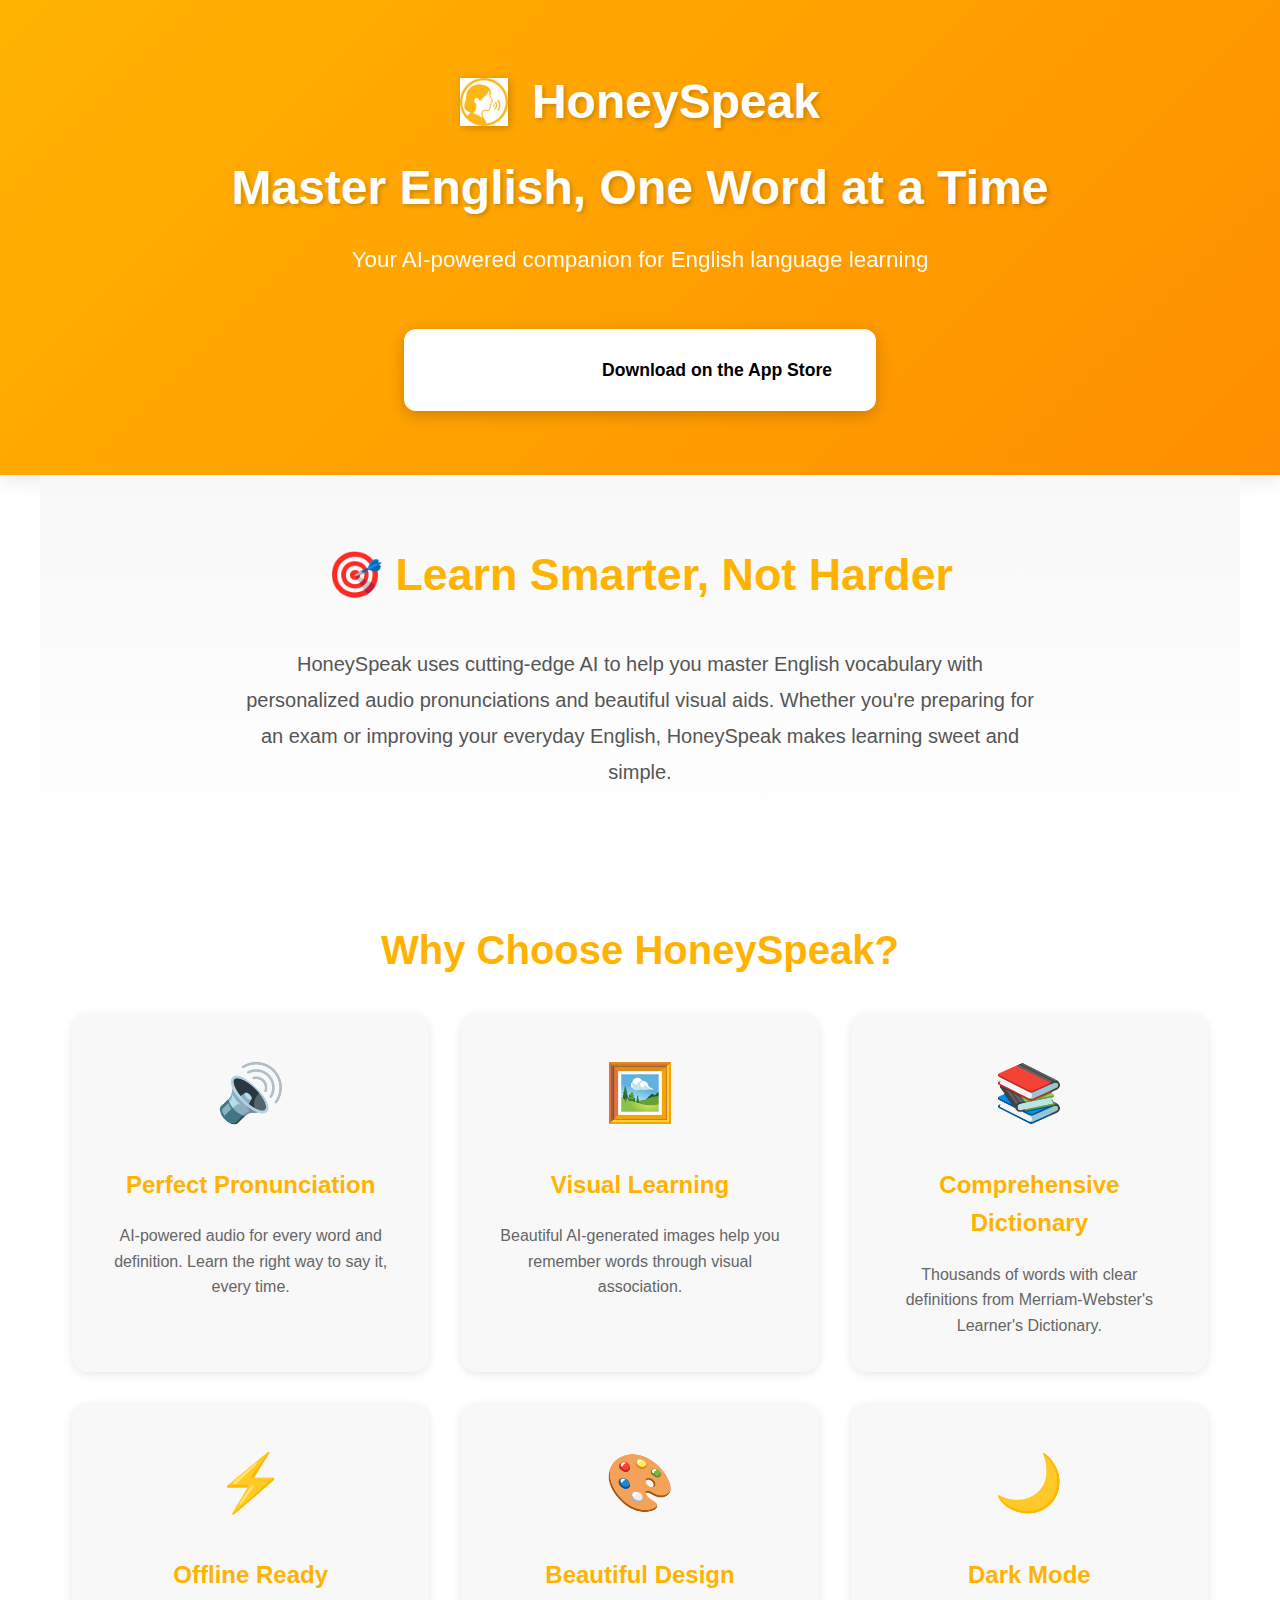
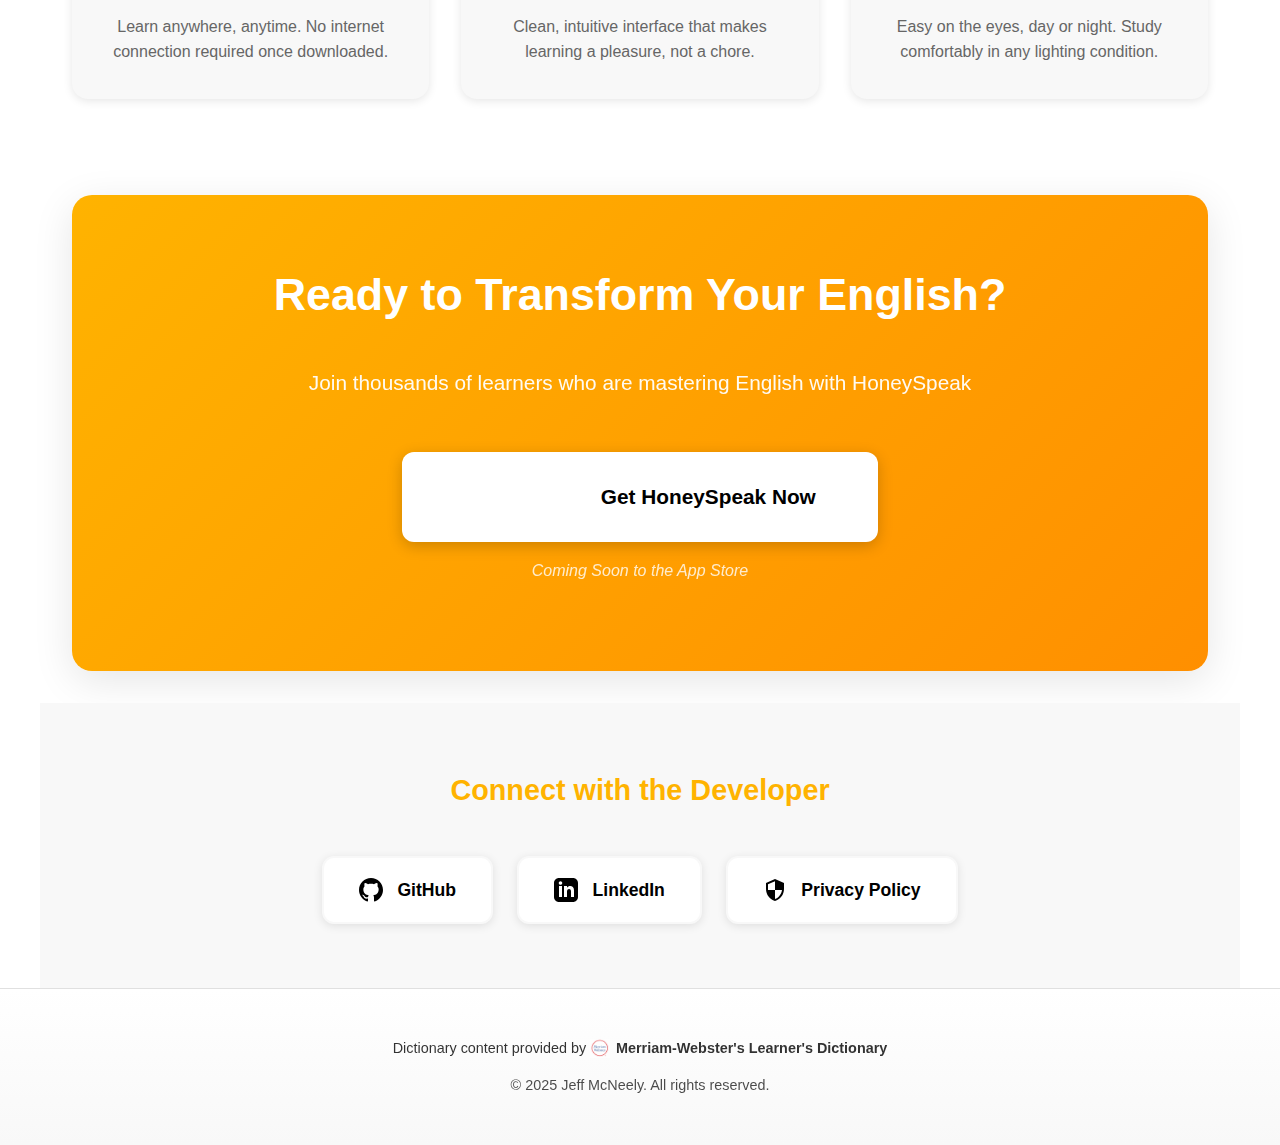
<file: index.html>
<!DOCTYPE html>
<html lang="en">
<head>
    <meta charset="UTF-8">
    <meta name="viewport" content="width=device-width, initial-scale=1.0">
    <title>HoneySpeak - Learn English with AI</title>
    <link rel="stylesheet" href="index.css">
</head>
<body>
    <header>
        <div class="logo">
            <img src="honeyspeak.jpg" alt="HoneySpeak Logo" class="logo-image">
            HoneySpeak
        </div>
        <h1>Master English, One Word at a Time</h1>
        <p class="tagline">Your AI-powered companion for English language learning</p>
        <a href="#" class="cta-button app-store-primary" title="Coming soon to the App Store">
            <svg viewBox="0 0 119.66407 40" class="app-store-badge">
                <title>Download on the App Store</title>
                <g>
                    <path d="M110.13477,0H9.53468c-.3667,0-.729,0-1.09473.002-.30615.002-.60986.00781-.91895.0127A13.21476,13.21476,0,0,0,5.5171.19141a6.66509,6.66509,0,0,0-1.90088.627A6.43779,6.43779,0,0,0,1.99757,1.99707,6.25844,6.25844,0,0,0,.81935,3.61816a6.60119,6.60119,0,0,0-.625,1.90332,12.993,12.993,0,0,0-.1792,2.002C.00587,7.83008.00489,8.1377,0,8.44434V31.5586c.00489.3105.00587.6113.01515.9219a12.99232,12.99232,0,0,0,.1792,2.0019,6.58756,6.58756,0,0,0,.625,1.9043A6.20778,6.20778,0,0,0,1.99757,38.001a6.27445,6.27445,0,0,0,1.61865,1.1787,6.70082,6.70082,0,0,0,1.90088.6308,13.45514,13.45514,0,0,0,2.0039.1768c.30909.0068.6128.0107.91895.0107C8.80567,40,9.168,40,9.53468,40H110.13477c.3594,0,.7246,0,1.084-.002.3047,0,.6172-.0039.9219-.0107a13.279,13.279,0,0,0,2-.1768,6.80432,6.80432,0,0,0,1.9082-.6308,6.27742,6.27742,0,0,0,1.6172-1.1787,6.39482,6.39482,0,0,0,1.1816-1.6143,6.60413,6.60413,0,0,0,.6191-1.9043,13.50643,13.50643,0,0,0,.1856-2.0019c.0039-.3106.0039-.6114.0039-.9219.0078-.3633.0078-.7246.0078-1.0938V9.53613c0-.36621,0-.72949-.0078-1.09179,0-.30664,0-.61426-.0039-.9209a13.5071,13.5071,0,0,0-.1856-2.002,6.6177,6.6177,0,0,0-.6191-1.90332,6.46619,6.46619,0,0,0-2.7988-2.7998,6.76754,6.76754,0,0,0-1.9082-.627,13.04394,13.04394,0,0,0-2-.17676c-.3047-.00488-.6172-.01074-.9219-.01269-.3594-.002-.7246-.002-1.084-.002Z" style="fill: #fff"/>
                    <path d="M8.44483,39.125c-.30468,0-.602-.0039-.90429-.0107a12.68714,12.68714,0,0,1-1.86914-.1631,5.88381,5.88381,0,0,1-1.65674-.5479,5.40573,5.40573,0,0,1-1.397-1.0166,5.32082,5.32082,0,0,1-1.02051-1.3965,5.72186,5.72186,0,0,1-.543-1.6572,12.41351,12.41351,0,0,1-.1665-1.875c-.00634-.2109-.01464-.9131-.01464-.9131V8.44434S.88185,7.75293.8877,7.5498a12.37039,12.37039,0,0,1,.16553-1.87207,5.7555,5.7555,0,0,1,.54346-1.6621A5.37349,5.37349,0,0,1,2.61183,2.61768,5.56543,5.56543,0,0,1,4.01417,1.59521a5.82309,5.82309,0,0,1,1.65332-.54394A12.58589,12.58589,0,0,1,7.543.88721L8.44532.875H111.21387l.9131.0127a12.38493,12.38493,0,0,1,1.8584.16259,5.93833,5.93833,0,0,1,1.6709.54785,5.59374,5.59374,0,0,1,2.415,2.41993,5.76267,5.76267,0,0,1,.5352,1.64892,12.995,12.995,0,0,1,.1738,1.88721c.0029.2832.0029.5874.0029.89014.0079.375.0079.73193.0079,1.09179V30.4648c0,.3633,0,.7178-.0079,1.0752,0,.3252,0,.6231-.0039.9297a12.73126,12.73126,0,0,1-.1709,1.8535,5.739,5.739,0,0,1-.54,1.67,5.48029,5.48029,0,0,1-1.0156,1.3857,5.4129,5.4129,0,0,1-1.3994,1.0225,5.86168,5.86168,0,0,1-1.668.5498,12.54218,12.54218,0,0,1-1.8692.1631c-.2929.0068-.5996.0107-.8974.0107l-1.084.002Z" style="fill: #fff"/>
                </g>
            </svg>
            <span>Download on the App Store</span>
        </a>
    </header>

    <main>
        <section class="hero-section">
            <div class="hero-content">
                <h2>🎯 Learn Smarter, Not Harder</h2>
                <p class="hero-description">
                    HoneySpeak uses cutting-edge AI to help you master English vocabulary with 
                    personalized audio pronunciations and beautiful visual aids. Whether you're 
                    preparing for an exam or improving your everyday English, HoneySpeak makes 
                    learning sweet and simple.
                </p>
            </div>
        </section>

        <section class="features-grid">
            <h2>Why Choose HoneySpeak?</h2>
            <div class="feature-cards">
                <div class="feature-card">
                    <div class="feature-icon">🔊</div>
                    <h3>Perfect Pronunciation</h3>
                    <p>AI-powered audio for every word and definition. Learn the right way to say it, every time.</p>
                </div>
                <div class="feature-card">
                    <div class="feature-icon">🖼️</div>
                    <h3>Visual Learning</h3>
                    <p>Beautiful AI-generated images help you remember words through visual association.</p>
                </div>
                <div class="feature-card">
                    <div class="feature-icon">📚</div>
                    <h3>Comprehensive Dictionary</h3>
                    <p>Thousands of words with clear definitions from Merriam-Webster's Learner's Dictionary.</p>
                </div>
                <div class="feature-card">
                    <div class="feature-icon">⚡</div>
                    <h3>Offline Ready</h3>
                    <p>Learn anywhere, anytime. No internet connection required once downloaded.</p>
                </div>
                <div class="feature-card">
                    <div class="feature-icon">🎨</div>
                    <h3>Beautiful Design</h3>
                    <p>Clean, intuitive interface that makes learning a pleasure, not a chore.</p>
                </div>
                <div class="feature-card">
                    <div class="feature-icon">🌙</div>
                    <h3>Dark Mode</h3>
                    <p>Easy on the eyes, day or night. Study comfortably in any lighting condition.</p>
                </div>
            </div>
        </section>

        <section class="cta-section">
            <h2>Ready to Transform Your English?</h2>
            <p>Join thousands of learners who are mastering English with HoneySpeak</p>
            <a href="#" class="cta-button cta-large" title="Coming soon to the App Store">
                <svg viewBox="0 0 119.66407 40" class="app-store-badge">
                    <title>Download on the App Store</title>
                    <g>
                        <path d="M110.13477,0H9.53468c-.3667,0-.729,0-1.09473.002-.30615.002-.60986.00781-.91895.0127A13.21476,13.21476,0,0,0,5.5171.19141a6.66509,6.66509,0,0,0-1.90088.627A6.43779,6.43779,0,0,0,1.99757,1.99707,6.25844,6.25844,0,0,0,.81935,3.61816a6.60119,6.60119,0,0,0-.625,1.90332,12.993,12.993,0,0,0-.1792,2.002C.00587,7.83008.00489,8.1377,0,8.44434V31.5586c.00489.3105.00587.6113.01515.9219a12.99232,12.99232,0,0,0,.1792,2.0019,6.58756,6.58756,0,0,0,.625,1.9043A6.20778,6.20778,0,0,0,1.99757,38.001a6.27445,6.27445,0,0,0,1.61865,1.1787,6.70082,6.70082,0,0,0,1.90088.6308,13.45514,13.45514,0,0,0,2.0039.1768c.30909.0068.6128.0107.91895.0107C8.80567,40,9.168,40,9.53468,40H110.13477c.3594,0,.7246,0,1.084-.002.3047,0,.6172-.0039.9219-.0107a13.279,13.279,0,0,0,2-.1768,6.80432,6.80432,0,0,0,1.9082-.6308,6.27742,6.27742,0,0,0,1.6172-1.1787,6.39482,6.39482,0,0,0,1.1816-1.6143,6.60413,6.60413,0,0,0,.6191-1.9043,13.50643,13.50643,0,0,0,.1856-2.0019c.0039-.3106.0039-.6114.0039-.9219.0078-.3633.0078-.7246.0078-1.0938V9.53613c0-.36621,0-.72949-.0078-1.09179,0-.30664,0-.61426-.0039-.9209a13.5071,13.5071,0,0,0-.1856-2.002,6.6177,6.6177,0,0,0-.6191-1.90332,6.46619,6.46619,0,0,0-2.7988-2.7998,6.76754,6.76754,0,0,0-1.9082-.627,13.04394,13.04394,0,0,0-2-.17676c-.3047-.00488-.6172-.01074-.9219-.01269-.3594-.002-.7246-.002-1.084-.002Z" style="fill: #fff"/>
                        <path d="M8.44483,39.125c-.30468,0-.602-.0039-.90429-.0107a12.68714,12.68714,0,0,1-1.86914-.1631,5.88381,5.88381,0,0,1-1.65674-.5479,5.40573,5.40573,0,0,1-1.397-1.0166,5.32082,5.32082,0,0,1-1.02051-1.3965,5.72186,5.72186,0,0,1-.543-1.6572,12.41351,12.41351,0,0,1-.1665-1.875c-.00634-.2109-.01464-.9131-.01464-.9131V8.44434S.88185,7.75293.8877,7.5498a12.37039,12.37039,0,0,1,.16553-1.87207,5.7555,5.7555,0,0,1,.54346-1.6621A5.37349,5.37349,0,0,1,2.61183,2.61768,5.56543,5.56543,0,0,1,4.01417,1.59521a5.82309,5.82309,0,0,1,1.65332-.54394A12.58589,12.58589,0,0,1,7.543.88721L8.44532.875H111.21387l.9131.0127a12.38493,12.38493,0,0,1,1.8584.16259,5.93833,5.93833,0,0,1,1.6709.54785,5.59374,5.59374,0,0,1,2.415,2.41993,5.76267,5.76267,0,0,1,.5352,1.64892,12.995,12.995,0,0,1,.1738,1.88721c.0029.2832.0029.5874.0029.89014.0079.375.0079.73193.0079,1.09179V30.4648c0,.3633,0,.7178-.0079,1.0752,0,.3252,0,.6231-.0039.9297a12.73126,12.73126,0,0,1-.1709,1.8535,5.739,5.739,0,0,1-.54,1.67,5.48029,5.48029,0,0,1-1.0156,1.3857,5.4129,5.4129,0,0,1-1.3994,1.0225,5.86168,5.86168,0,0,1-1.668.5498,12.54218,12.54218,0,0,1-1.8692.1631c-.2929.0068-.5996.0107-.8974.0107l-1.084.002Z" style="fill: #fff"/>
                    </g>
                </svg>
                <span>Get HoneySpeak Now</span>
            </a>
            <p class="coming-soon">Coming Soon to the App Store</p>
        </section>

        <section class="social-links">
            <h3>Connect with the Developer</h3>
            <div class="link-buttons">
                <a href="https://github.com/jeffmcneely" target="_blank" rel="noopener noreferrer" class="link-button github">
                    <svg width="24" height="24" viewBox="0 0 24 24" fill="currentColor">
                        <path d="M12 0c-6.626 0-12 5.373-12 12 0 5.302 3.438 9.8 8.207 11.387.599.111.793-.261.793-.577v-2.234c-3.338.726-4.033-1.416-4.033-1.416-.546-1.387-1.333-1.756-1.333-1.756-1.089-.745.083-.729.083-.729 1.205.084 1.839 1.237 1.839 1.237 1.07 1.834 2.807 1.304 3.492.997.107-.775.418-1.305.762-1.604-2.665-.305-5.467-1.334-5.467-5.931 0-1.311.469-2.381 1.236-3.221-.124-.303-.535-1.524.117-3.176 0 0 1.008-.322 3.301 1.23.957-.266 1.983-.399 3.003-.404 1.02.005 2.047.138 3.006.404 2.291-1.552 3.297-1.23 3.297-1.23.653 1.653.242 2.874.118 3.176.77.84 1.235 1.911 1.235 3.221 0 4.609-2.807 5.624-5.479 5.921.43.372.823 1.102.823 2.222v3.293c0 .319.192.694.801.576 4.765-1.589 8.199-6.086 8.199-11.386 0-6.627-5.373-12-12-12z"/>
                    </svg>
                    GitHub
                </a>
                <a href="https://www.linkedin.com/in/jeffmcneely/" target="_blank" rel="noopener noreferrer" class="link-button linkedin">
                    <svg width="24" height="24" viewBox="0 0 24 24" fill="currentColor">
                        <path d="M19 0h-14c-2.761 0-5 2.239-5 5v14c0 2.761 2.239 5 5 5h14c2.762 0 5-2.239 5-5v-14c0-2.761-2.238-5-5-5zm-11 19h-3v-11h3v11zm-1.5-12.268c-.966 0-1.75-.79-1.75-1.764s.784-1.764 1.75-1.764 1.75.79 1.75 1.764-.783 1.764-1.75 1.764zm13.5 12.268h-3v-5.604c0-3.368-4-3.113-4 0v5.604h-3v-11h3v1.765c1.396-2.586 7-2.777 7 2.476v6.759z"/>
                    </svg>
                    LinkedIn
                </a>
                <a href="privacy.html" class="link-button privacy">
                    <svg width="24" height="24" viewBox="0 0 24 24" fill="currentColor">
                        <path d="M12 1L3 5v6c0 5.55 3.84 10.74 9 12 5.16-1.26 9-6.45 9-12V5l-9-4zm0 10.99h7c-.53 4.12-3.28 7.79-7 8.94V12H5V6.3l7-3.11v8.8z"/>
                    </svg>
                    Privacy Policy
                </a>
            </div>
        </section>
    </main>

    <footer>
        <p class="merriam-webster-credit">
            Dictionary content provided by <span class="merriam-webster-logo">Merriam-Webster's Learner's Dictionary</span>
        </p>
        <p class="copyright">&copy; 2025 Jeff McNeely. All rights reserved.</p>
    </footer>
</body>
</html>
</file>
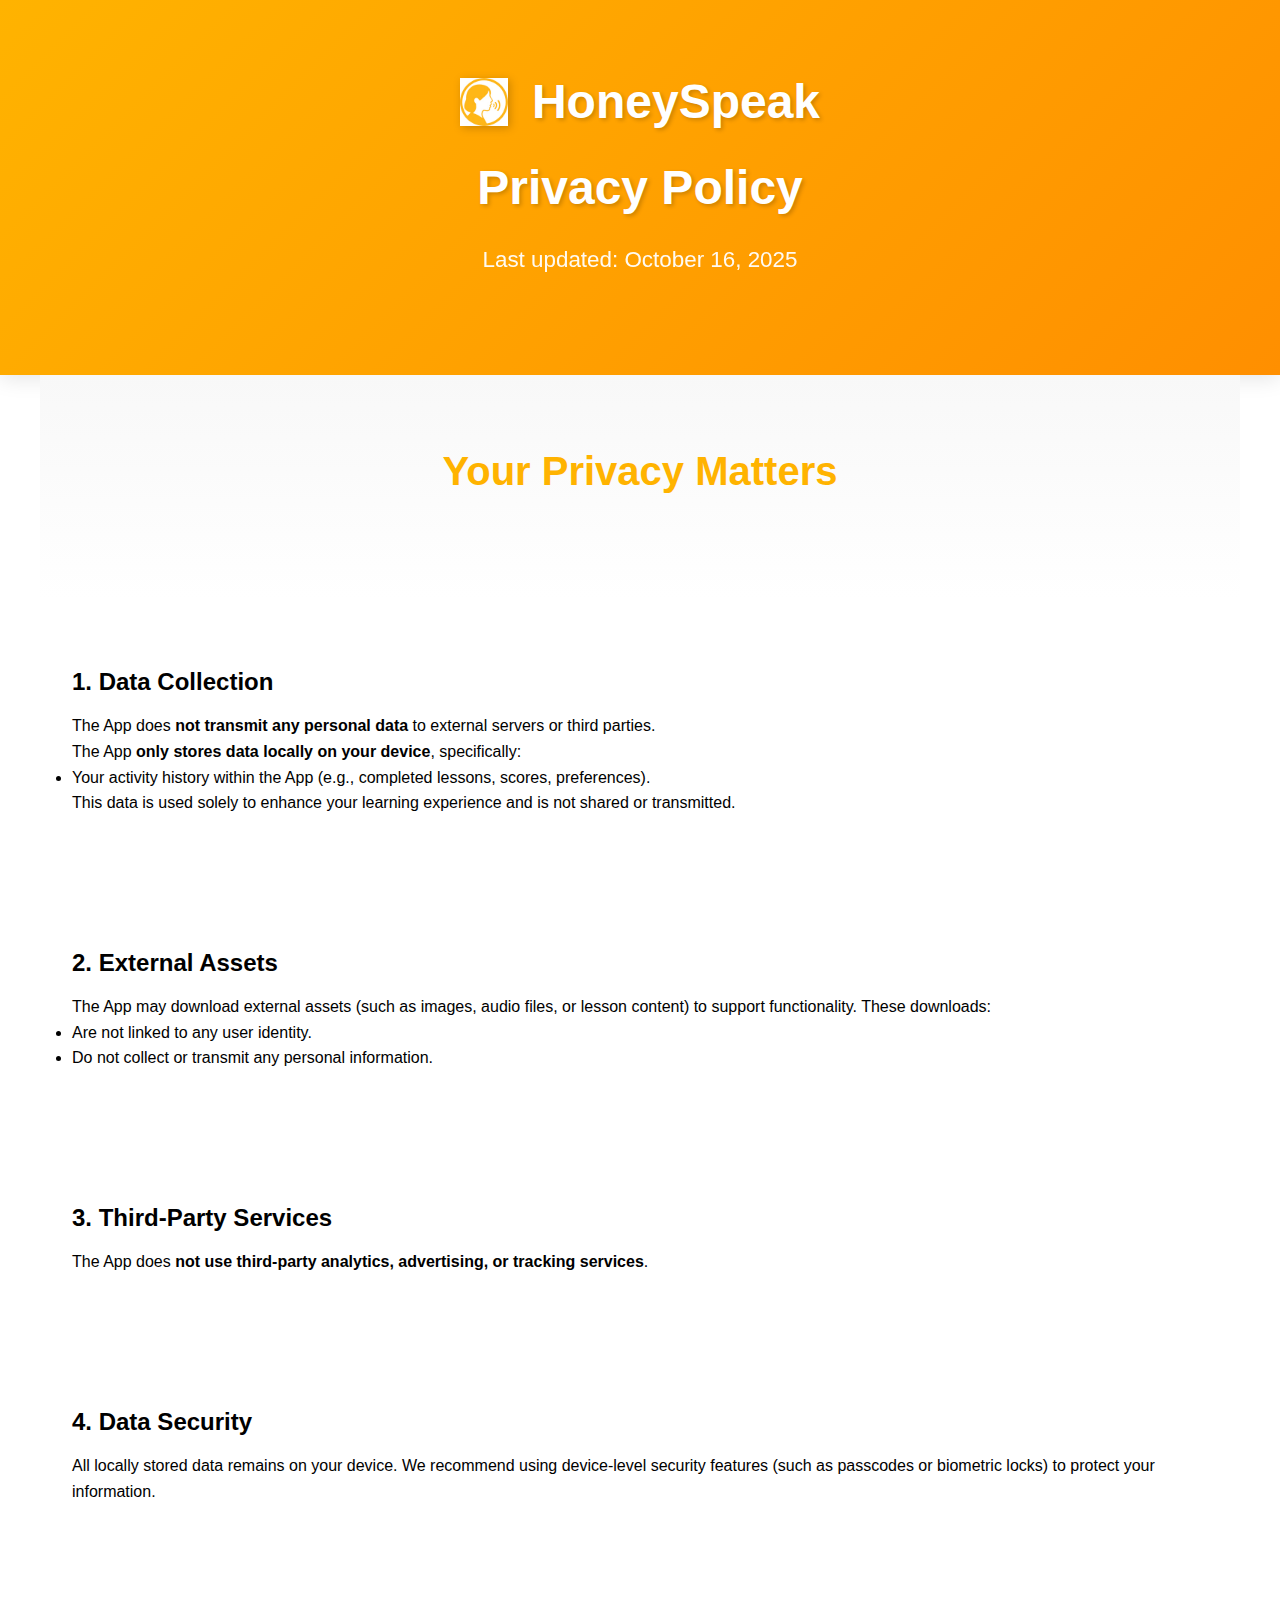
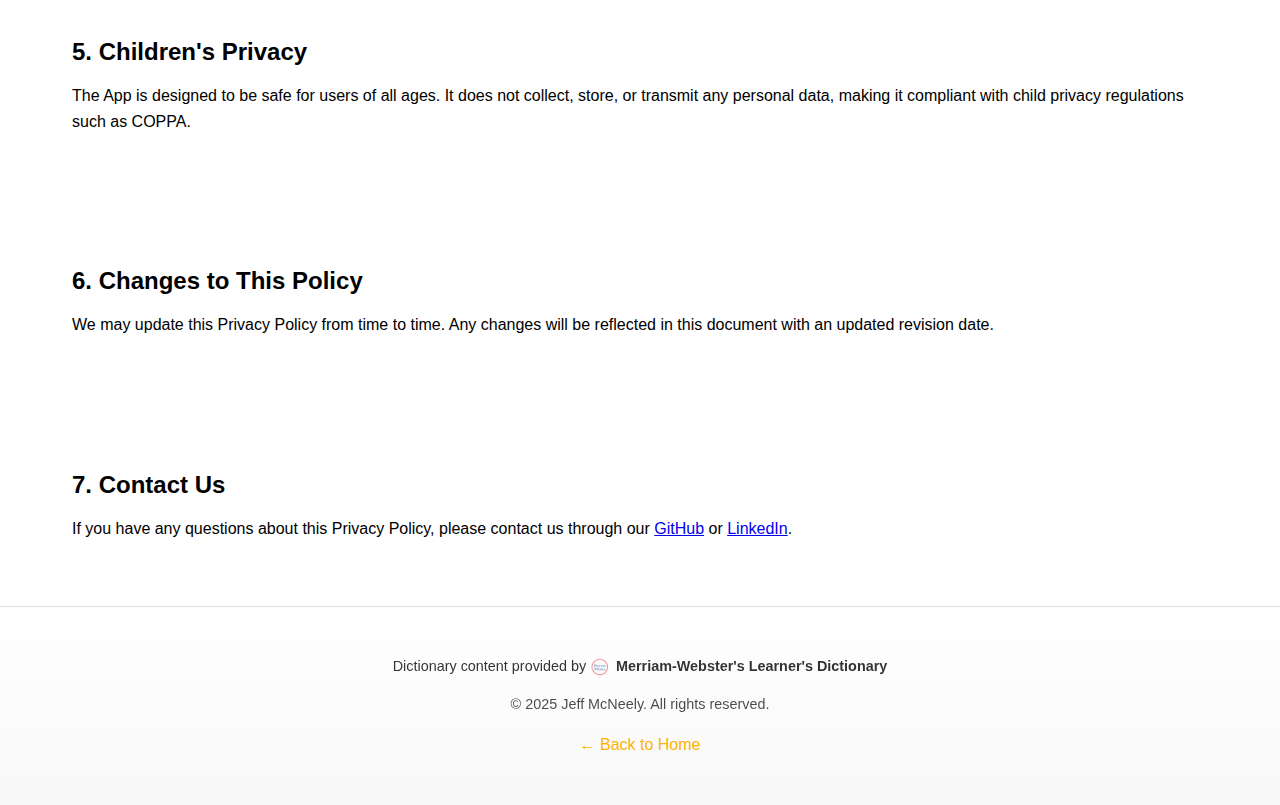
<file: privacy.html>
<!DOCTYPE html>
<html lang="en">
<head>
    <meta charset="UTF-8">
    <meta name="viewport" content="width=device-width, initial-scale=1.0">
    <title>Privacy Policy - HoneySpeak</title>
    <link rel="stylesheet" href="index.css">
</head>
<body>
    <header>
        <div class="logo">
            <img src="honeyspeak.jpg" alt="HoneySpeak Logo" class="logo-image">
            HoneySpeak
        </div>
        <h1>Privacy Policy</h1>
        <p class="tagline">Last updated: October 16, 2025</p>
    </header>
    <main>
        <section class="hero-section">
            <h2>Your Privacy Matters</h2>
        </section>
        <section>
            <h3>1. Data Collection</h3>
            <p>The App does <strong>not transmit any personal data</strong> to external servers or third parties.</p>
            <p>The App <strong>only stores data locally on your device</strong>, specifically:</p>
            <ul>
                <li>Your activity history within the App (e.g., completed lessons, scores, preferences).</li>
            </ul>
            <p>This data is used solely to enhance your learning experience and is not shared or transmitted.</p>
        </section>
        <section>
            <h3>2. External Assets</h3>
            <p>The App may download external assets (such as images, audio files, or lesson content) to support functionality. These downloads:</p>
            <ul>
                <li>Are not linked to any user identity.</li>
                <li>Do not collect or transmit any personal information.</li>
            </ul>
        </section>
        <section>
            <h3>3. Third-Party Services</h3>
            <p>The App does <strong>not use third-party analytics, advertising, or tracking services</strong>.</p>
        </section>
        <section>
            <h3>4. Data Security</h3>
            <p>All locally stored data remains on your device. We recommend using device-level security features (such as passcodes or biometric locks) to protect your information.</p>
        </section>
        <section>
            <h3>5. Children's Privacy</h3>
            <p>The App is designed to be safe for users of all ages. It does not collect, store, or transmit any personal data, making it compliant with child privacy regulations such as COPPA.</p>
        </section>
        <section>
            <h3>6. Changes to This Policy</h3>
            <p>We may update this Privacy Policy from time to time. Any changes will be reflected in this document with an updated revision date.</p>
        </section>
        <section>
            <h3>7. Contact Us</h3>
            <p>If you have any questions about this Privacy Policy, please contact us through our <a href="https://github.com/jeffmcneely" target="_blank" rel="noopener noreferrer">GitHub</a> or <a href="https://www.linkedin.com/in/jeffmcneely/" target="_blank" rel="noopener noreferrer">LinkedIn</a>.</p>
        </section>
    </main>

    <footer>
        <p class="merriam-webster-credit">
            Dictionary content provided by <span class="merriam-webster-logo">Merriam-Webster's Learner's Dictionary</span>
        </p>
        <p class="copyright">&copy; 2025 Jeff McNeely. All rights reserved.</p>
        <p style="margin-top: 1em;"><a href="index.html" style="color: var(--color-primary); text-decoration: none;">← Back to Home</a></p>
    </footer>
</body>
</html>
</file>
<file: index.css>
/* CSS Variables */
:root {
    --color-primary: #FFB300;
    --color-primary-dark: #FF8F00;
    --color-secondary-light: #FFFFFF;
    --color-secondary-dark: #1a1a1a;
    --text-color-light: #000000;
    --text-color-dark: #FFFFFF;
    --link-hover: #FFC933;
    --card-bg-light: #F8F8F8;
    --card-bg-dark: #2d2d2d;
    --shadow-light: rgba(0, 0, 0, 0.1);
    --shadow-dark: rgba(255, 255, 255, 0.05);
}

/* Reset and Base Styles */
* {
    margin: 0;
    padding: 0;
    box-sizing: border-box;
}

html {
    scroll-behavior: smooth;
}

/* Light Mode */
body {
    background-color: var(--color-secondary-light);
    color: var(--text-color-light);
    font-family: -apple-system, BlinkMacSystemFont, 'Segoe UI', 'Roboto', 'Helvetica Neue', Arial, sans-serif;
    line-height: 1.6;
    margin: 0;
    padding: 0;
}

/* Header - Hero Banner */
header {
    background: linear-gradient(135deg, var(--color-primary) 0%, var(--color-primary-dark) 100%);
    padding: 4em 2em;
    text-align: center;
    color: var(--text-color-dark);
    box-shadow: 0 4px 20px var(--shadow-light);
}

.logo {
    display: flex;
    align-items: center;
    justify-content: center;
    gap: 0.5em;
    font-size: 3em;
    margin-bottom: 0.2em;
    font-weight: bold;
    text-shadow: 2px 2px 4px rgba(0, 0, 0, 0.2);
}

.logo-image {
    width: 1em;
    height: 1em;
    object-fit: contain;
    filter: drop-shadow(2px 2px 4px rgba(0, 0, 0, 0.2));
}

header h1 {
    font-size: 3em;
    margin-bottom: 0.3em;
    color: var(--text-color-dark);
    font-weight: 700;
    text-shadow: 2px 2px 4px rgba(0, 0, 0, 0.2);
}

.tagline {
    font-size: 1.4em;
    margin-bottom: 1.5em;
    opacity: 0.95;
    font-weight: 300;
}

/* CTA Buttons */
.cta-button {
    display: inline-flex;
    align-items: center;
    gap: 0.8em;
    padding: 1em 2.5em;
    background: var(--text-color-dark);
    color: var(--text-color-light);
    border-radius: 12px;
    font-size: 1.1em;
    font-weight: 600;
    text-decoration: none;
    transition: all 0.3s ease;
    box-shadow: 0 4px 15px rgba(0, 0, 0, 0.2);
    margin-top: 1em;
}

.cta-button:hover {
    transform: translateY(-3px);
    box-shadow: 0 6px 25px rgba(0, 0, 0, 0.3);
    text-decoration: none;
}

.app-store-badge {
    width: 120px;
    height: auto;
}

.cta-large {
    font-size: 1.3em;
    padding: 1.2em 3em;
}

.app-store-primary .app-store-badge {
    width: 140px;
}

/* Main Content */
main {
    max-width: 1200px;
    margin: 0 auto;
    padding: 0;
}

section {
    padding: 4em 2em;
}

h2 {
    font-size: 2.5em;
    color: var(--color-primary);
    margin-bottom: 0.8em;
    text-align: center;
    font-weight: 700;
}

h3 {
    font-size: 1.5em;
    margin-bottom: 0.5em;
    font-weight: 600;
}

/* Hero Section */
.hero-section {
    background: linear-gradient(to bottom, var(--card-bg-light), var(--color-secondary-light));
    text-align: center;
}

.hero-content h2 {
    font-size: 2.8em;
}

.hero-description {
    font-size: 1.25em;
    line-height: 1.8;
    max-width: 800px;
    margin: 0 auto;
    color: #555;
}

/* Feature Cards Grid */
.features-grid {
    background-color: var(--color-secondary-light);
}

.feature-cards {
    display: grid;
    grid-template-columns: repeat(auto-fit, minmax(300px, 1fr));
    gap: 2em;
    margin-top: 2em;
}

.feature-card {
    background: var(--card-bg-light);
    padding: 2em;
    border-radius: 16px;
    text-align: center;
    transition: all 0.3s ease;
    box-shadow: 0 2px 10px var(--shadow-light);
    border: 2px solid transparent;
}

.feature-card:hover {
    transform: translateY(-8px);
    box-shadow: 0 8px 30px var(--shadow-light);
    border-color: var(--color-primary);
}

.feature-icon {
    font-size: 3.5em;
    margin-bottom: 0.5em;
}

.feature-card h3 {
    color: var(--color-primary);
    margin-bottom: 0.8em;
}

.feature-card p {
    font-size: 1em;
    line-height: 1.6;
    color: #666;
}

/* CTA Section */
.cta-section {
    background: linear-gradient(135deg, var(--color-primary) 0%, var(--color-primary-dark) 100%);
    color: var(--text-color-dark);
    text-align: center;
    border-radius: 20px;
    margin: 2em;
    box-shadow: 0 10px 40px var(--shadow-light);
}

.cta-section h2 {
    color: var(--text-color-dark);
    font-size: 2.8em;
}

.cta-section p {
    font-size: 1.3em;
    margin-bottom: 1.5em;
    opacity: 0.95;
}

.coming-soon {
    font-size: 1em !important;
    margin-top: 1em !important;
    opacity: 0.8 !important;
    font-style: italic;
}

/* Social Links */
.social-links {
    background: var(--card-bg-light);
    text-align: center;
}

.social-links h3 {
    font-size: 1.8em;
    color: var(--color-primary);
    margin-bottom: 1.5em;
}

.link-buttons {
    display: flex;
    gap: 1.5em;
    flex-wrap: wrap;
    justify-content: center;
    margin-top: 1.5em;
}

.link-button {
    display: inline-flex;
    align-items: center;
    gap: 0.8em;
    padding: 1em 2em;
    background: var(--color-secondary-light);
    color: var(--text-color-light);
    border-radius: 12px;
    font-weight: 600;
    font-size: 1.1em;
    text-decoration: none;
    transition: all 0.3s ease;
    border: 2px solid var(--card-bg-light);
    box-shadow: 0 2px 10px var(--shadow-light);
}

.link-button:hover {
    transform: translateY(-3px);
    box-shadow: 0 6px 20px var(--shadow-light);
    text-decoration: none;
}

.link-button.github:hover {
    border-color: #333;
    color: #333;
}

.link-button.linkedin:hover {
    border-color: #0077B5;
    color: #0077B5;
}

.link-button.privacy:hover {
    border-color: var(--color-primary);
    color: var(--color-primary);
}

.link-button svg {
    width: 24px;
    height: 24px;
    flex-shrink: 0;
}

/* Footer */
footer {
    background: linear-gradient(to top, var(--card-bg-light), var(--color-secondary-light));
    padding: 3em 2em;
    text-align: center;
    border-top: 1px solid #e0e0e0;
}

.merriam-webster-credit {
    font-size: 0.9em;
    opacity: 0.8;
    margin-bottom: 1em;
}

.merriam-webster-logo {
    font-weight: 600;
}

.merriam-webster-logo::before {
    content: '';
    display: inline-block;
    width: 20px;
    height: 20px;
    background: url('mw_logo.png') no-repeat center center;
    background-size: contain;
    vertical-align: middle;
    margin-right: 0.4em;
}

.copyright {
    font-size: 0.9em;
    opacity: 0.7;
    margin-top: 1em;
}

/* Dark Mode */
@media (prefers-color-scheme: dark) {
    body {
        background-color: var(--color-secondary-dark);
        color: var(--text-color-dark);
    }

    .hero-section {
        background: linear-gradient(to bottom, var(--card-bg-dark), var(--color-secondary-dark));
    }

    .hero-description {
        color: #ccc;
    }

    .feature-card {
        background: var(--card-bg-dark);
        box-shadow: 0 2px 10px var(--shadow-dark);
    }

    .feature-card:hover {
        box-shadow: 0 8px 30px var(--shadow-dark);
    }

    .feature-card p {
        color: #aaa;
    }

    .social-links {
        background: var(--card-bg-dark);
    }

    .link-button {
        background: var(--color-secondary-dark);
        color: var(--text-color-dark);
        border-color: var(--card-bg-dark);
        box-shadow: 0 2px 10px var(--shadow-dark);
    }

    .link-button:hover {
        box-shadow: 0 6px 20px var(--shadow-dark);
    }

    .link-button.github:hover {
        border-color: #fff;
        color: #fff;
    }

    footer {
        background: linear-gradient(to top, var(--card-bg-dark), var(--color-secondary-dark));
        border-top-color: #444;
    }
}

/* Responsive Design */
@media (max-width: 768px) {
    header {
        padding: 3em 1.5em;
    }

    .logo {
        font-size: 2.5em;
        flex-direction: column;
        gap: 0.3em;
    }

    .logo-image {
        width: 1.2em;
        height: 1.2em;
    }

    header h1 {
        font-size: 2em;
    }

    .tagline {
        font-size: 1.1em;
    }

    h2 {
        font-size: 2em;
    }

    .hero-content h2 {
        font-size: 2em;
    }

    .hero-description {
        font-size: 1.1em;
    }

    .feature-cards {
        grid-template-columns: 1fr;
        gap: 1.5em;
    }

    .link-buttons {
        flex-direction: column;
        align-items: stretch;
    }

    .link-button {
        justify-content: center;
    }

    section {
        padding: 3em 1.5em;
    }

    .cta-section {
        margin: 1em;
        padding: 3em 1.5em;
    }

    .cta-section h2 {
        font-size: 2em;
    }

    .cta-large {
        font-size: 1.1em;
        padding: 1em 2em;
    }

    .app-store-badge {
        width: 100px;
    }

    .app-store-primary .app-store-badge {
        width: 120px;
    }
}
</file>
